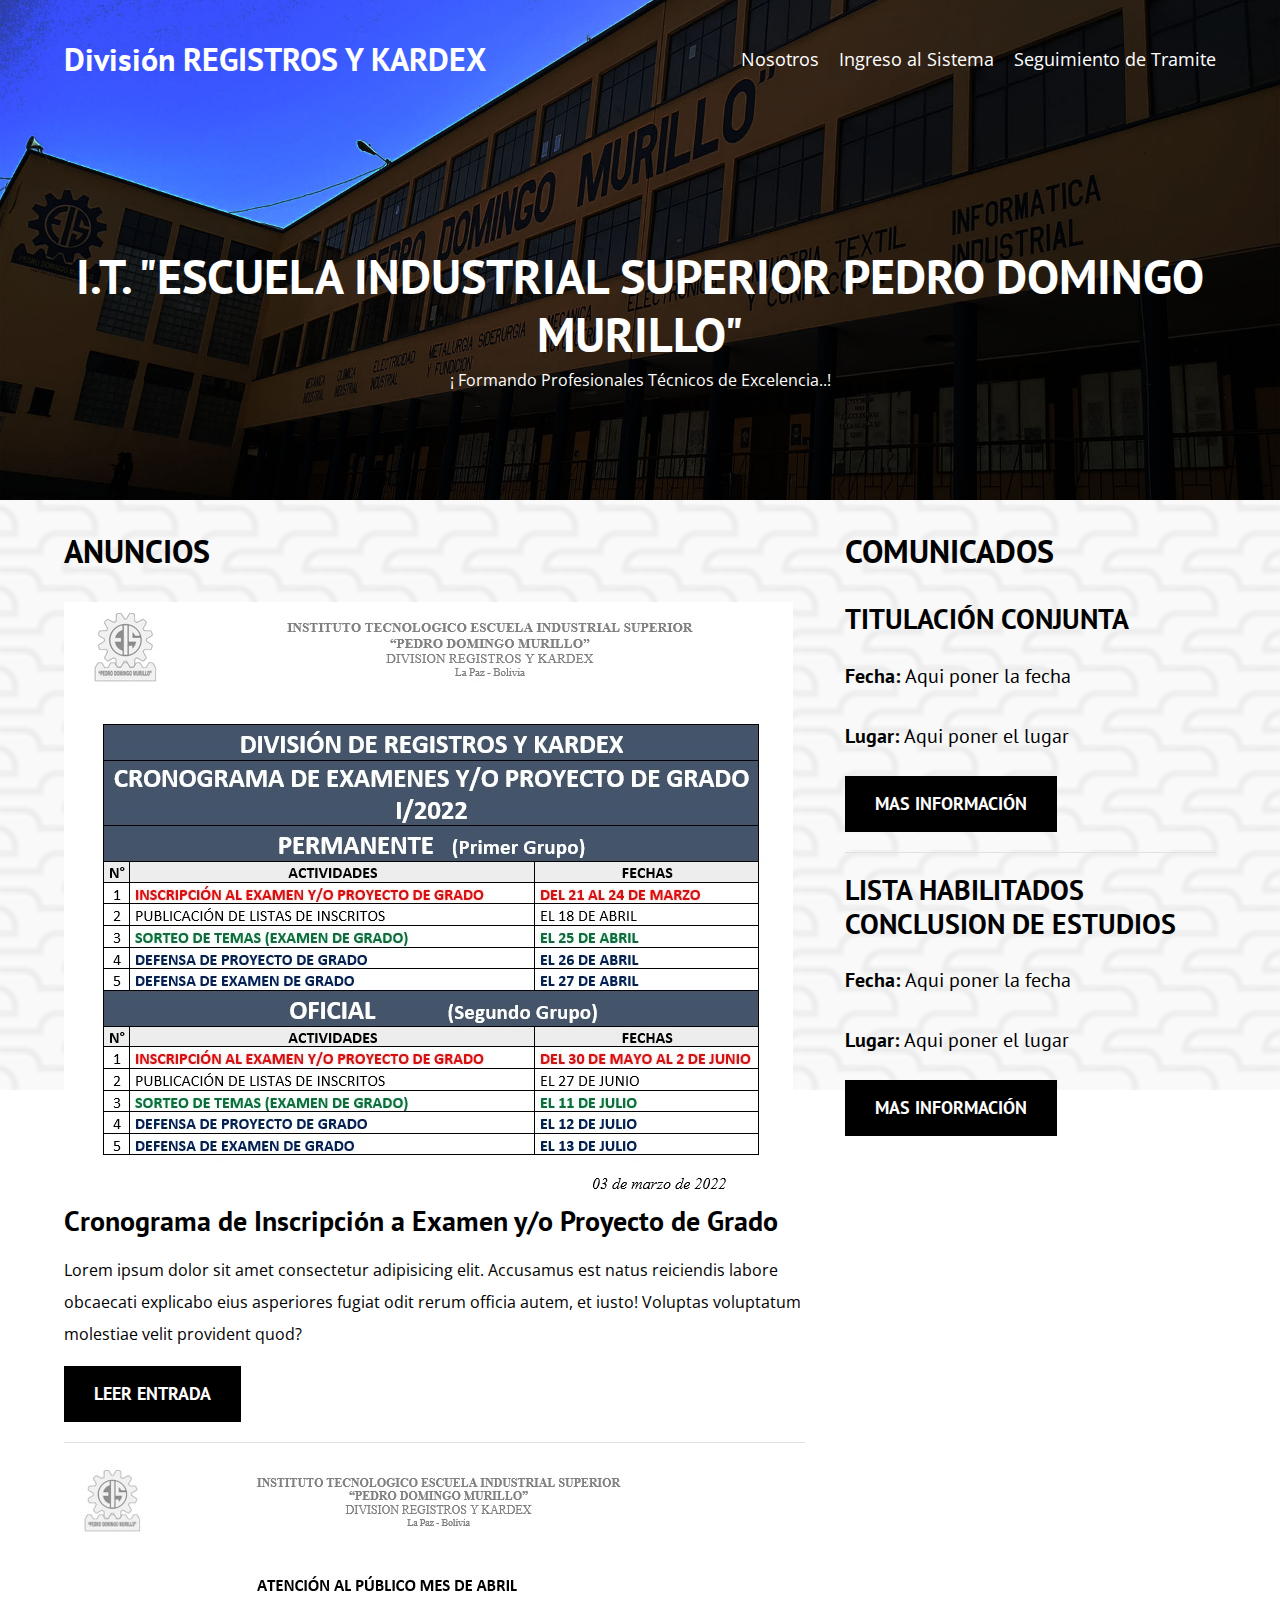
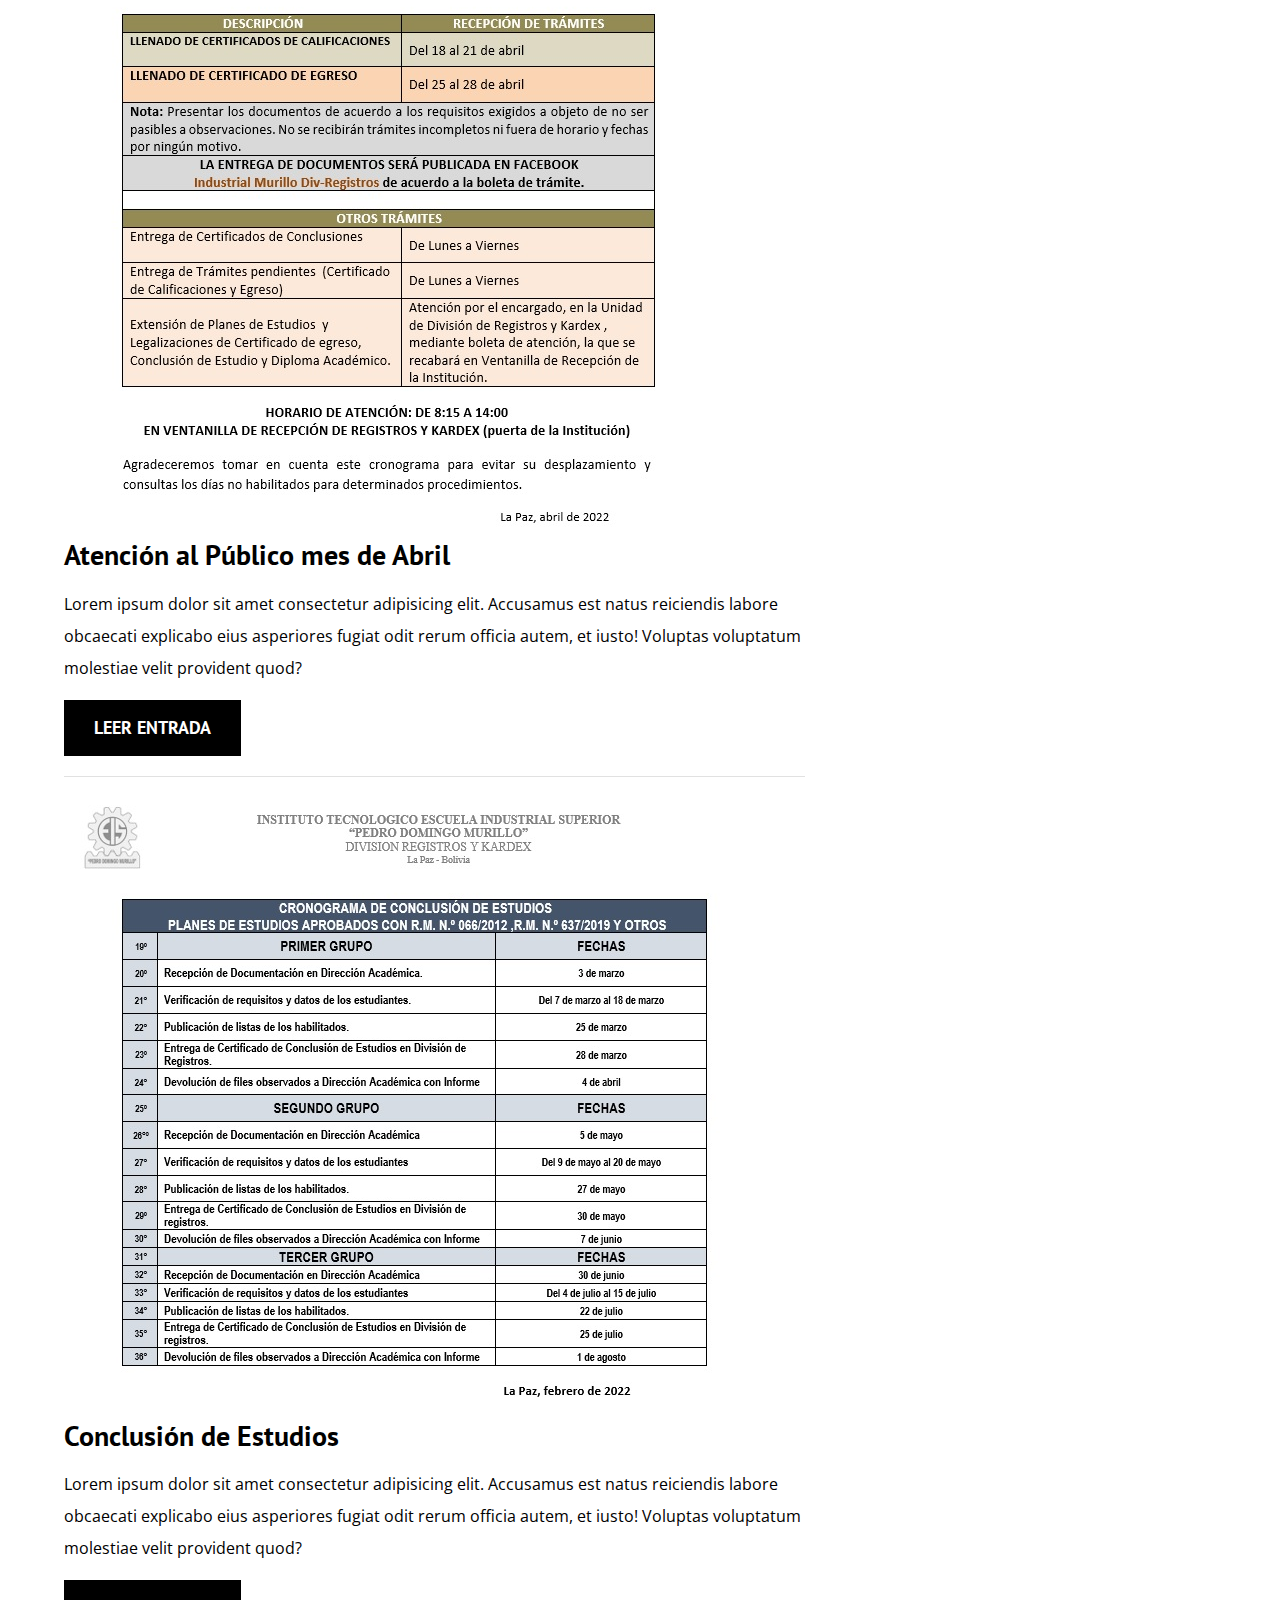
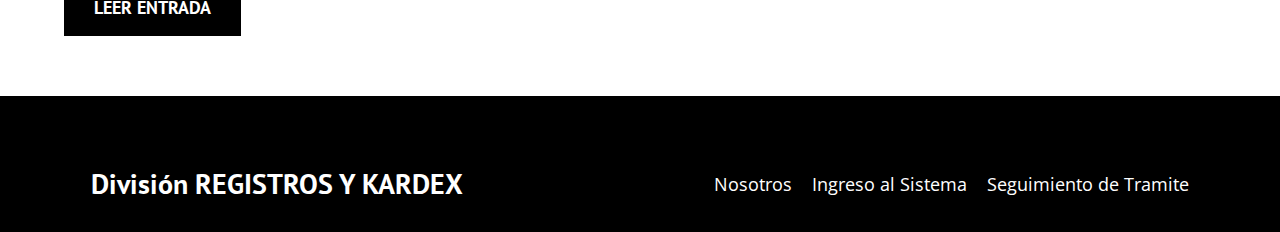
<file: index.html>
<!DOCTYPE html>
<html>
<head>
    <meta charset='utf-8'>
    <meta http-equiv='X-UA-Compatible' content='IE=edge'>
    <title>División Registros y Kardex</title>
    <link rel="stylesheet" href="css/normalize.css">
    <link rel="preconnect" href="https://fonts.googleapis.com">
<link rel="preconnect" href="https://fonts.gstatic.com" crossorigin>
<link href="https://fonts.googleapis.com/css2?family=Open+Sans&family=PT+Sans:ital,wght@1,400;1,700&display=swap" rel="stylesheet">
    <link rel="stylesheet" href="css/style.css">
<body>
            <header class="header">
                <div class="contenedor">
                    <div class="barra"> 
                        <a class="logo" href="index.html">
                            <h3 class="logo_nombre no-margin centrar-texto">División <span class="logo__bold">REGISTROS Y KARDEX</span></h3>
                        </a>
                        <nav class="navegacion">
                            <a href="nosotros.html" class="navegacion__enlace">Nosotros</a>
                            <a href="ingreso.html" class="navegacion__enlace">Ingreso al Sistema</a>
                            <a href="seguimiento.html" class="navegacion__enlace">Seguimiento de Tramite</a>
                        </nav>
                    </div>
                </div>

        <div class="header_texto">
                <h1 class="no-margin">I.T. "ESCUELA INDUSTRIAL SUPERIOR PEDRO DOMINGO MURILLO" </h1>
                <p class="no-margin">¡ Formando Profesionales Técnicos de Excelencia..!</p> 
        </div>
        
    </header>

    <!-- a partir de aca contenedor de los anuncios-->

    <div class="contenedor contenido-principal">
        <main class="blog">
       <h3 >ANUNCIOS</h3>
            <article class="entrada">
                <div class="entrada__imagen">
                    <img src="img/blog1.jpg" alt="imagen blog">
                </div>
                <div class="entrada__contenido">
                    <h4 class="no-margin"> Cronograma de Inscripción a Examen y/o Proyecto de Grado   </h4>
                    <p>Lorem ipsum dolor sit amet consectetur
                        adipisicing elit. Accusamus est natus
                        reiciendis labore obcaecati explicabo
                        eius asperiores fugiat odit rerum officia autem,
                        et iusto! Voluptas voluptatum molestiae velit provident quod?</p>
                        <a href="entrada.html" class="boton boton--primario">Leer Entrada</a>
                </div>
            </article>

            <article class="entrada">
                <div class="entrada__imagen">
                    <img src="img/blog2.jpg" alt="imagen blog">
                </div>
                <div class="entrada__contenido">
                    <h4 class="no-margin"> Atención al Público mes de Abril  </h4>
                    <p>Lorem ipsum dolor sit amet consectetur
                        adipisicing elit. Accusamus est natus
                        reiciendis labore obcaecati explicabo
                        eius asperiores fugiat odit rerum officia autem,
                        et iusto! Voluptas voluptatum molestiae velit provident quod?</p>
                        <a href="entrada.html" class="boton boton--primario">Leer Entrada</a>
                </div>
            </article>

            <article class="entrada">
                <div class="entrada__imagen">
                    <img src="img/blog3.jpg" alt="imagen blog">
                </div>
                <div class="entrada__contenido">
                    <h4 class="no-margin"> Conclusión de Estudios   </h4>
                    <p>Lorem ipsum dolor sit amet consectetur
                        adipisicing elit. Accusamus est natus
                        reiciendis labore obcaecati explicabo
                        eius asperiores fugiat odit rerum officia autem,
                        et iusto! Voluptas voluptatum molestiae velit provident quod?</p>
                        <a href="entrada.html" class="boton boton--primario">Leer Entrada</a>
                </div>
            </article>
        </main>

        <!-- desde aca son los comunicados-->
        <aside class="sidebar">
            <H3>COMUNICADOS</H3>
            <ul class="comunicados no-padding">
                <li class="widget-comunicado"> 
                    <h4 class="no-margin"> TITULACIÓN CONJUNTA</h4>
                    <p class="widget-comunicado__label">Fecha:
                        <span class="widget-comunicado__info">Aqui poner la fecha</span>
                    </p>
                    <p class="widget-comunicado__label">Lugar:
                        <span class="widget-comunicado__info">Aqui poner el lugar</span>
                    </p>
                    <a href="entrada.html" class="boton boton--secundario">Mas información</a>
                </li>

                <li class="widget-comunicado"> 
                    <h4 class="no-margin"> LISTA HABILITADOS CONCLUSION DE ESTUDIOS</h4>
                    <p class="widget-comunicado__label">Fecha:
                        <span class="widget-comunicado__info">Aqui poner la fecha</span>
                    </p>
                    <p class="widget-comunicado__label">Lugar:
                        <span class="widget-comunicado__info">Aqui poner el lugar</span>
                    </p>
                    <a href="entrada.html" class="boton boton--secundario">Mas información</a>
                </li>
                
            </ul>
        </aside> 
    </div>

    <!-- aca empieza el pie de paginas -->
    <footer class="footer">
        <div class="contenedor">
            <div class="barra"> 
                <a class="logo" href="index.html">
                    <h4 class="logo_nombre no-margin centrar-texto">División <span class="logo__bold">REGISTROS Y KARDEX</span></h4>
                </a>
                <nav class="navegacion">
                    <a href="nosotros.html" class="navegacion__enlace">Nosotros</a>
                    <a href="ingreso.html" class="navegacion__enlace">Ingreso al Sistema</a>
                    <a href="seguimiento.html" class="navegacion__enlace">Seguimiento de Tramite</a>
                </nav>
            </div>
        </div>
    </footer>
</body>
</html>
</file>
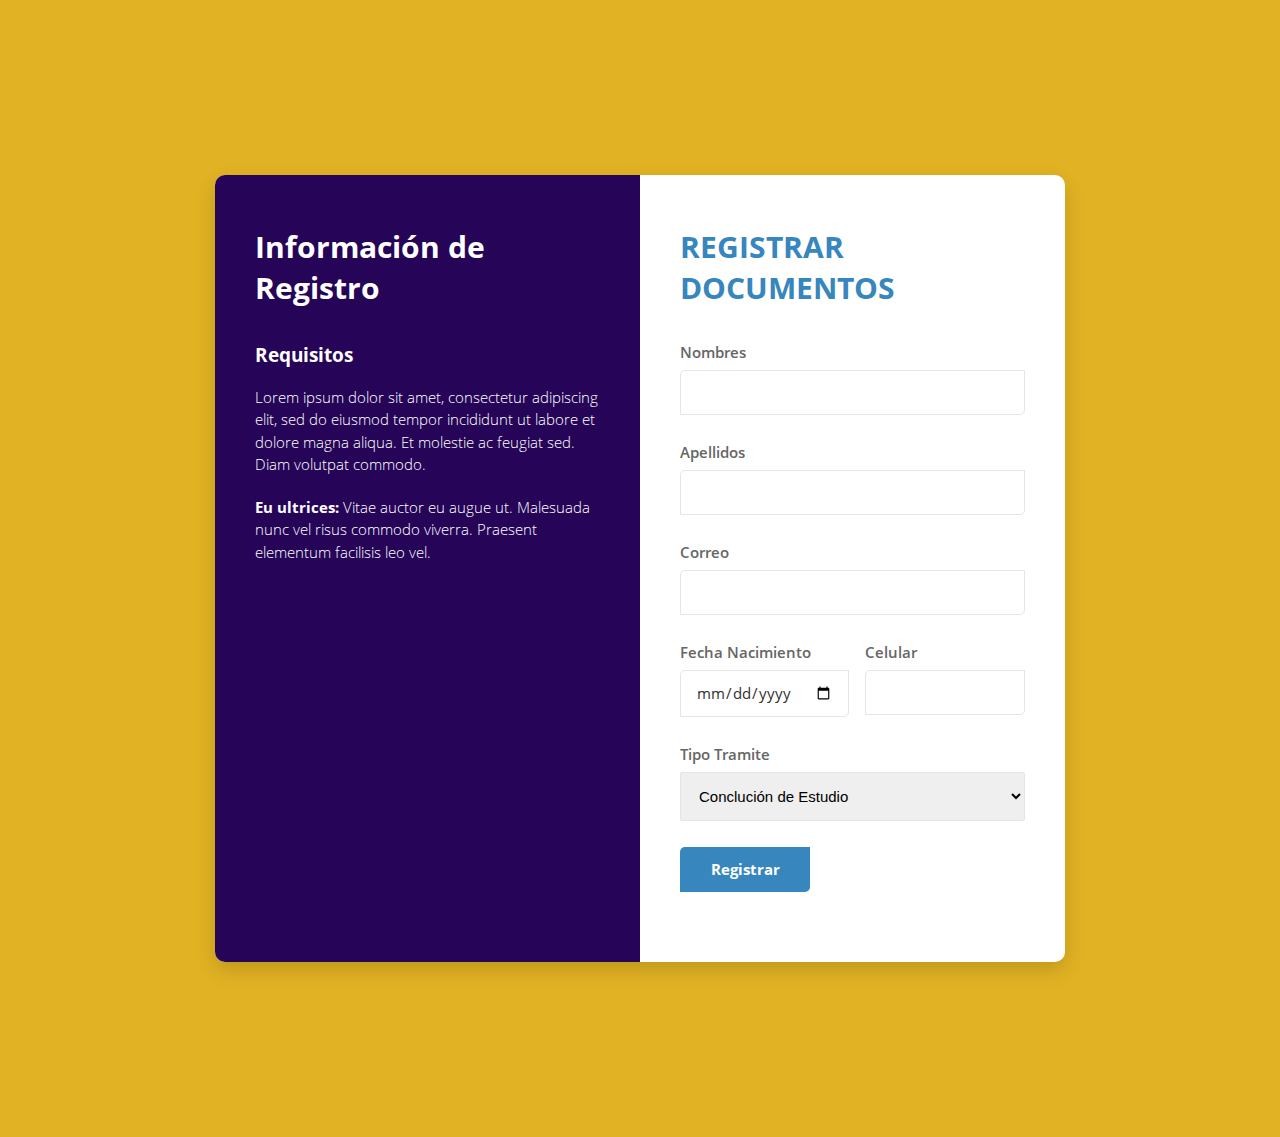
<file: registro de tramites/index.html>
<!DOCTYPE html>
<html lang="es">

<head>
	<meta charset="utf-8">
	<title>Formulario de Registro</title>
	<meta name="viewport" content="width=device-width, initial-scale=1, maximum-scale=1">
	<link rel="stylesheet" type="text/css" href="css/opensans-font.css">
	<link rel="stylesheet" type="text/css" href="fonts/line-awesome/css/line-awesome.min.css">
	<link rel="stylesheet" href="css/style.css" />
</head>

<body class="form-v4">
	<div class="page-content">
		<div class="form-v4-content">
			<div class="form-left">
				<h2>Información de Registro</h2>
				<h3>Requisitos</h3>
				<p class="text-1">Lorem ipsum dolor sit amet, consectetur adipiscing elit, sed do eiusmod tempor
					incididunt ut labore et dolore magna aliqua. Et molestie ac feugiat sed. Diam volutpat commodo.</p>
				<p class="text-2"><span>Eu ultrices:</span> Vitae auctor eu augue ut. Malesuada nunc vel risus commodo
					viverra. Praesent elementum facilisis leo vel.</p>

			</div>
			<form class="form-detail" action="#" method="post" id="myform">
				<h2>REGISTRAR DOCUMENTOS</h2>

				<div class="form-row form-row-1">
					<label for="nombres">Nombres</label>
					<input type="text" name="nombres" id="nombres" class="input-text" required>
				</div>

				<div class="form-row form-row-1">
					<label for="apellidos">Apellidos</label>
					<input type="text" name="apellidos" id="apellidos" class="input-text" required>
				</div>

				<div class="form-row">
					<label for="correo electronico">Correo</label>
					<input type="text" name="correo electronico" id="correo electronico" class="input-text" required
						pattern="[^@]+@[^@]+.[a-zA-Z]{2,6}">
				</div>

				<div class="form-group">
					<div class="form-row form-row-1">
						<label for="fecha_nacimiento">Fecha Nacimiento</label>
						<input type="date" name="fecha_nacimiento" id="fecha_nacimiento" class="input-text">
					</div>
					<div class="form-row form-row-1">
						<label for="Celular">Celular</label>
						<input type="number" name="celular" id="celular" class="input-text" required>
					</div>
				</div>

				<div>
					<label for="tipo_documento">Tipo Tramite</label>
					<select class="selectWrapper" name="" id="">
						<option value="">Conclución de Estudio</option>
						<option value="">Proyecto de Grado</option>
						<option value="">Certificado de Egreso</option>
						<option value="">Certificado de Calificación</option>
					</select>
				</div>

				<div class="form-row-last text-al" style="padding-top: 20px;">
					<input type="submit" name="register" class="register" value="Registrar">
				</div>
			</form>
		</div>
	</div>
</body>

</html>
</file>
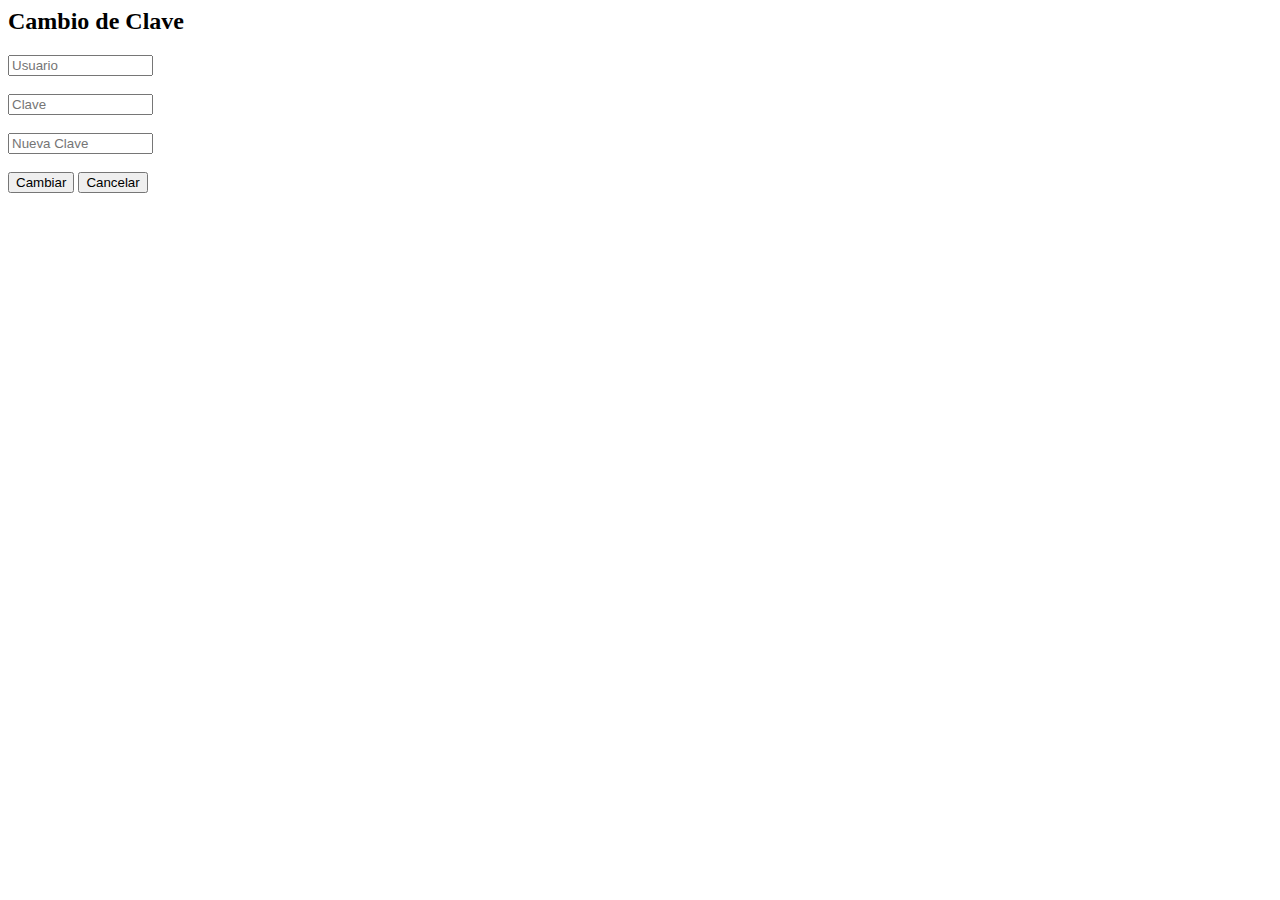
<file: for,_act_clave.html>
<html>
<body>
<h2> Cambio de Clave</h2>
<form method=post action=actualizar_clave.php>
<input type=text name=usuario placeholder="Usuario" size=15><br><br>
<input type=password name=clave placeholder="Clave" size=15><br><br>
<input type=password name=nclave placeholder="Nueva Clave" size=15><br><br>
<input type=submit name=b1 value=Cambiar Clave>
<input type=reset name=b2 value=Cancelar>
</form>
</body>
</html>
</file>
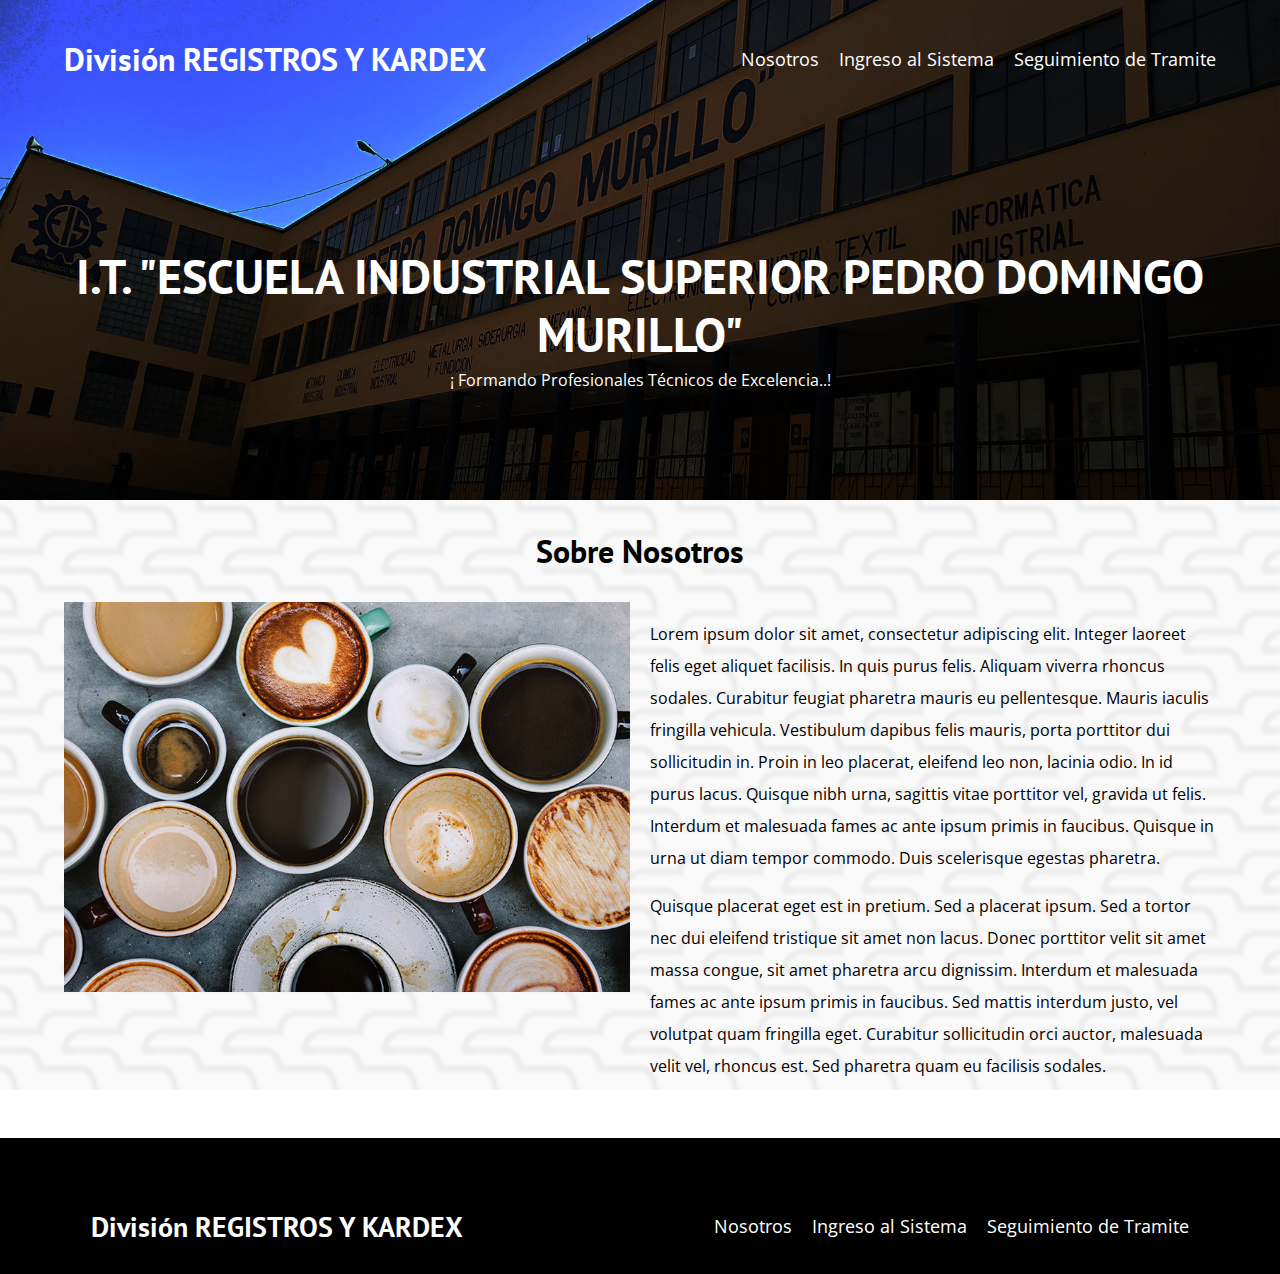
<file: nosotros.html>
<!DOCTYPE html>
<html>
<head>
    <meta charset='utf-8'>
    <meta http-equiv='X-UA-Compatible' content='IE=edge'>
    <title>División Registros y Kardex</title>
    <link rel="stylesheet" href="css/normalize.css">
    <link rel="preconnect" href="https://fonts.googleapis.com">
<link rel="preconnect" href="https://fonts.gstatic.com" crossorigin>
<link href="https://fonts.googleapis.com/css2?family=Open+Sans&family=PT+Sans:ital,wght@1,400;1,700&display=swap" rel="stylesheet">
    <link rel="stylesheet" href="css/style.css">
<body>
            <header class="header">
                <div class="contenedor">
                    <div class="barra"> 
                        <a class="logo" href="index.html">
                            <h3 class="logo_nombre no-margin centrar-texto">División <span class="logo__bold">REGISTROS Y KARDEX</span></h3>
                        </a>
                        <nav class="navegacion">
                            <a href="nosotros.html" class="navegacion__enlace">Nosotros</a>
                            <a href="ingreso.html" class="navegacion__enlace">Ingreso al Sistema</a>
                            <a href="seguimiento.html" class="navegacion__enlace">Seguimiento de Tramite</a>
                        </nav>
                    </div>
                </div>

        <div class="header_texto">
                <h1 class="no-margin">I.T. "ESCUELA INDUSTRIAL SUPERIOR PEDRO DOMINGO MURILLO" </h1>
                <p class="no-margin">¡ Formando Profesionales Técnicos de Excelencia..!</p> 
        </div>
        
    </header>

    <!-- a partir de aca contenedor de los anuncios-->

    <main class="contenedor">
     <h3 class="centrar-texto">Sobre Nosotros</h3>

    <div class="sobre-nosotros">
        <div class="sobre-nosotros__imagen">
            <img src="img/nosotros.jpg" alt="imagen nosotros">
        </div>
    <div class="sobre-nosotros__texto">
               <p> Lorem ipsum dolor sit amet, consectetur adipiscing elit. Integer laoreet felis eget aliquet facilisis.
                In quis purus felis. Aliquam viverra rhoncus sodales. 
                Curabitur feugiat pharetra mauris eu pellentesque. 
                Mauris iaculis fringilla vehicula. Vestibulum dapibus felis mauris,
                porta porttitor dui sollicitudin in. Proin in leo placerat, eleifend leo non,
                lacinia odio. In id purus lacus. Quisque nibh urna, sagittis vitae porttitor vel,
                gravida ut felis. Interdum et malesuada fames ac ante ipsum primis in faucibus.
                Quisque in urna ut diam tempor commodo. Duis scelerisque egestas pharetra. </p>

          <p> Quisque placerat eget est in pretium. Sed a placerat ipsum. 
            Sed a tortor nec dui eleifend tristique sit amet non lacus. 
            Donec porttitor velit sit amet massa congue, sit amet pharetra arcu dignissim.
            Interdum et malesuada fames ac ante ipsum primis in faucibus. Sed mattis interdum justo, 
            vel volutpat quam fringilla eget. Curabitur sollicitudin orci auctor, malesuada velit vel,
            rhoncus est. Sed pharetra quam eu facilisis sodales. </p>
    </div>
    </div>

    </main>
    
    <!-- aca empieza el pie de paginas -->
    <footer class="footer">
        <div class="contenedor">
            <div class="barra"> 
                <a class="logo" href="index.html">
                    <h4 class="logo_nombre no-margin centrar-texto">División <span class="logo__bold">REGISTROS Y KARDEX</span></h4>
                </a>
                <nav class="navegacion">
                    <a href="nosotros.html" class="navegacion__enlace">Nosotros</a>
                    <a href="ingreso.html" class="navegacion__enlace">Ingreso al Sistema</a>
                    <a href="seguimiento.html" class="navegacion__enlace">Seguimiento de Tramite</a>
                </nav>
            </div>
        </div>
    </footer>
</body>
</html>
</file>
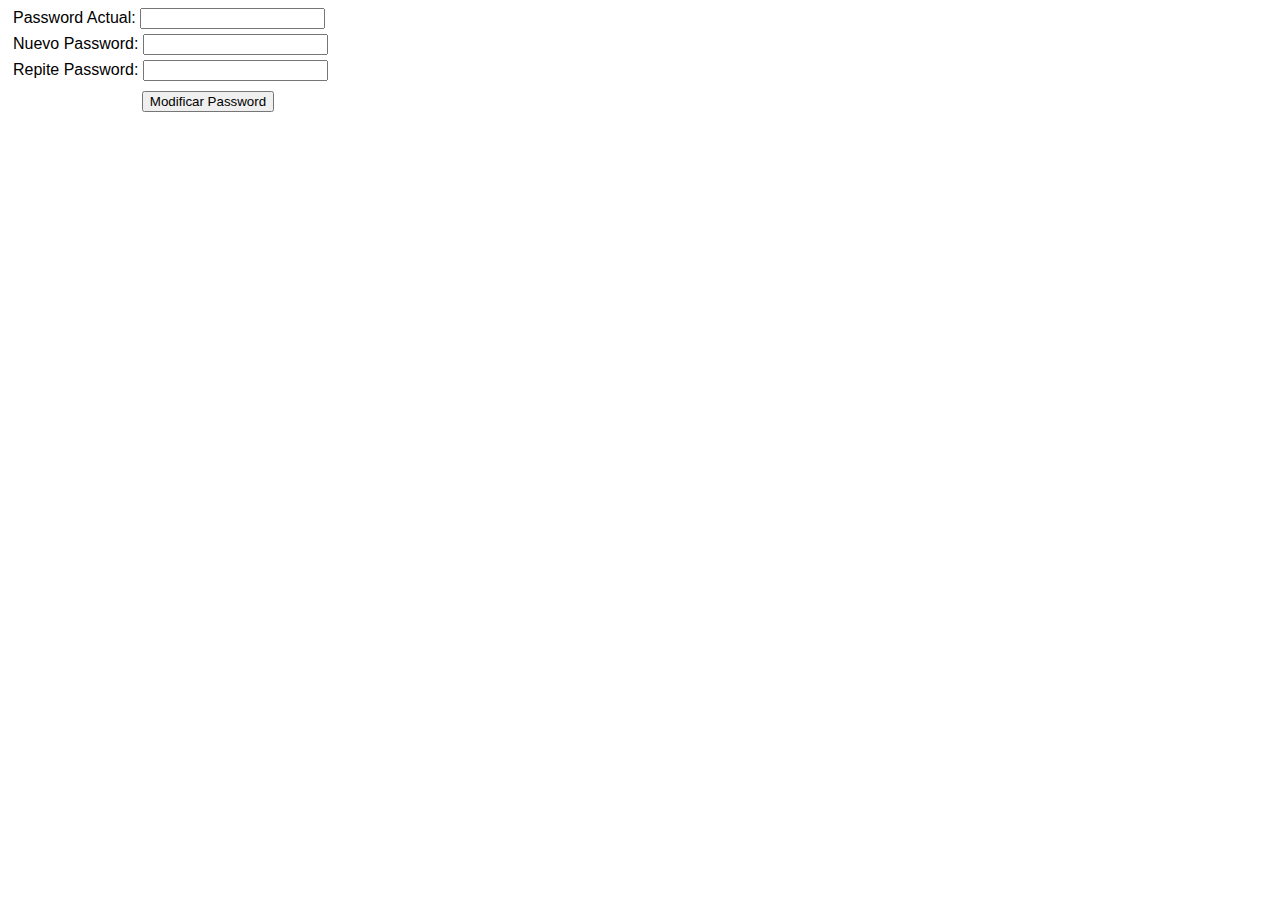
<file: reynelhtml.html>
<!DOCTYPE html>
<html>
<head>
    <title>Validar Contraseña</title>
    <meta charset="utf-8">
 
    <style>
    .error {color:red;}
    form {width:400px;font-family:Arial;}
    form input {font-family:Arial;}
    form>div {margin:5px;}
    form>div:last-child {text-align:center;margin-top:10px;}
    </style>
 
    <script>
    /**
     * Function que inserta un error por encima del elemento recibido
     * @param element -> texto que haga referencia al elemento
     * @param error -> texto del error
     */
    const showError = (element, error) => {
        const errorEl=document.createElement("div");
        errorEl.setAttribute("class","error");
        errorEl.innerHTML=error;
        document.querySelector(element).parentElement.prepend(errorEl);
    }
 
    const validatePassword = () => {
        //Cogemos los valores actuales del formulario
        const pasActual=document.formName.passwordActual.value;
        const pasNew1=document.formName.passwordNew1.value;
        const pasNew2=document.formName.passwordNew2.value;
 
        //Patron para los numeros
        const patron1=new RegExp("[0-9]+");
        //Patron para las letras
        const patron2=new RegExp("[a-zA-Z]+");
 
        // Eliminamos los posible errores
        for (let el of document.querySelectorAll("div[class=error]")) {
            el.remove();
        }
 
        if (pasNew1!=pasNew2 || pasNew1.length<6 || pasActual=="" || pasNew1.search(patron1)<0 || pasNew1.search(patron2)<0) {
            if (pasActual=="") {
                showError("input[name=passwordActual]", "Indicar tu contraseña actual");
            }
            if (pasNew1.length<6) {
                showError("input[name=passwordNew1]", "La longitud mínima tiene que ser de 6 caracteres");
            } else if (pasNew1!=pasNew2) {
                showError("input[name=passwordNew1]", "La copia de la nueva contraseña no coincide");
            } else if (pasNew1.search(patron1)<0 || pasNew1.search(patron2)<0) {
                showError("input[name=passwordNew1]", "La contraseña tiene que tener numeros y letras");
            }
            return false;
        }
        return true;
    }
    </script>
</head>
 
<body>
 
<form name="formName" action="" method="POST" onsubmit='return validatePassword()'>
 
    <div>Password Actual: <input type="password" name="passwordActual"></div>
 
    <div>Nuevo Password: <input type="password" name="passwordNew1"></div>
    <div>Repite Password: <input type="password" name="passwordNew2"></div>
 
    <div><input type="submit" value="Modificar Password"></div>
</form>
 
</body>
</html>
</file>
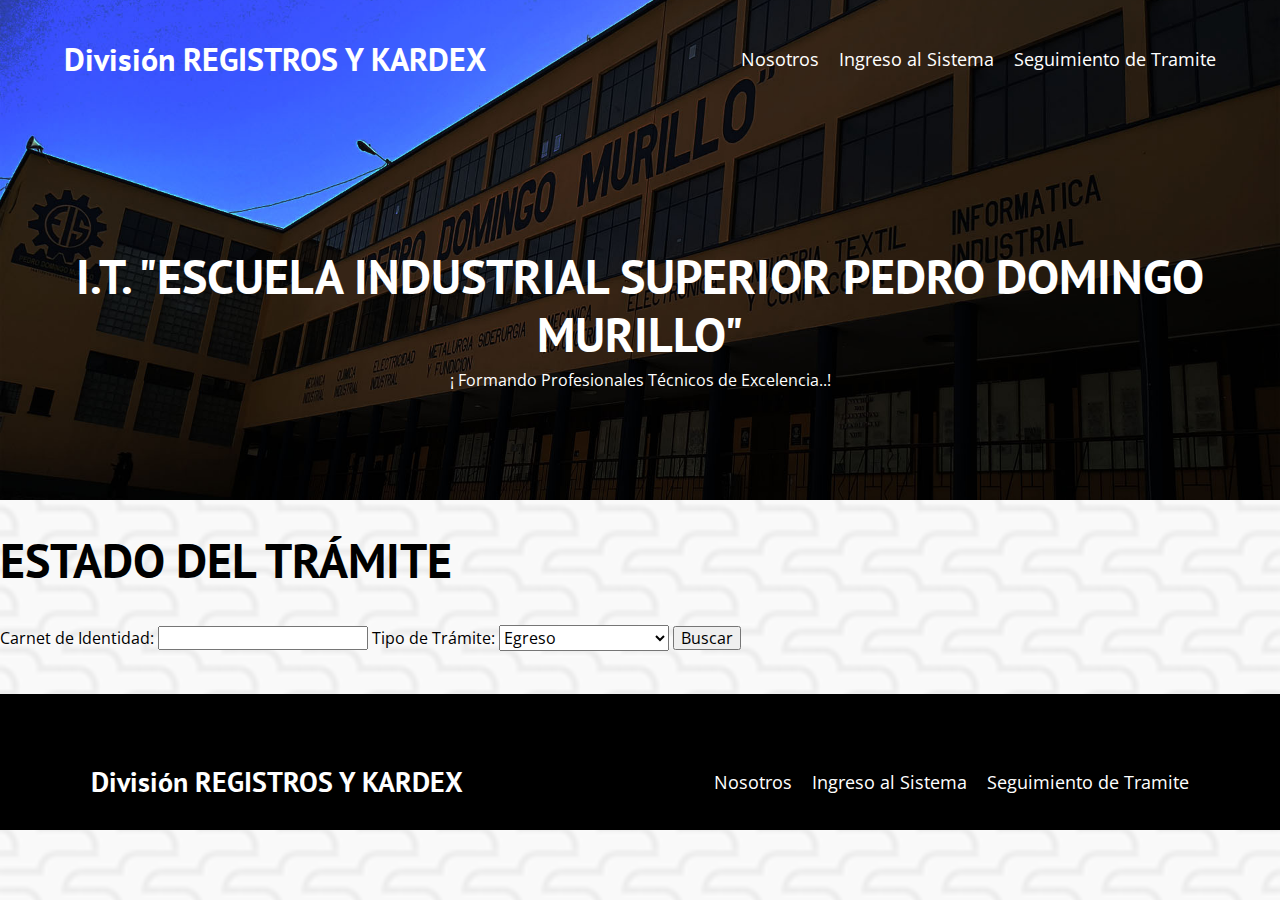
<file: seguimiento.html>
<!DOCTYPE html>
<html>
<head>
    <meta charset='utf-8'>
    <meta http-equiv='X-UA-Compatible' content='IE=edge'>
    <title>División Registros y Kardex</title>
    <link rel="stylesheet" href="css/normalize.css">
    <link rel="preconnect" href="https://fonts.googleapis.com">
<link rel="preconnect" href="https://fonts.gstatic.com" crossorigin>
<link href="https://fonts.googleapis.com/css2?family=Open+Sans&family=PT+Sans:ital,wght@1,400;1,700&display=swap" rel="stylesheet">
    <link rel="stylesheet" href="css/style.css">
<body>
            <header class="header">
                <div class="contenedor">
                    <div class="barra"> 
                        <a class="logo" href="index.html">
                            <h3 class="logo_nombre no-margin centrar-texto">División <span class="logo__bold">REGISTROS Y KARDEX</span></h3>
                        </a>
                        <nav class="navegacion">
                            <a href="nosotros.html" class="navegacion__enlace">Nosotros</a>
                            <a href="ingreso.html" class="navegacion__enlace">Ingreso al Sistema</a>
                            <a href="seguimiento.html" class="navegacion__enlace">Seguimiento de Tramite</a>
                        </nav>
                    </div>
                </div>

        <div class="header_texto">
                <h1 class="no-margin">I.T. "ESCUELA INDUSTRIAL SUPERIOR PEDRO DOMINGO MURILLO" </h1>
                <p class="no-margin">¡ Formando Profesionales Técnicos de Excelencia..!</p> 
        </div>
        
    </header>

    <!-- a partir de aca contenedor de los anuncios-->

    <H1>ESTADO DEL TRÁMITE</H1>
    <form action=seguimiento.php method="post">
    Carnet de Identidad: <input name="CI">
    Tipo de Trámite: <select name="cb1">
            <option value="V1">Egreso</option>
            <option value="v2">Cerificado de Notas</option>
            <option value="v3">Defensa de Grado</option>
            </select>
        <input type="button" name="buscar" value="Buscar">
    </form>

    <!-- aca empieza el pie de paginas -->
    <footer class="footer">
        <div class="contenedor">
            <div class="barra"> 
                <a class="logo" href="index.html">
                    <h4 class="logo_nombre no-margin centrar-texto">División <span class="logo__bold">REGISTROS Y KARDEX</span></h4>
                </a>
                <nav class="navegacion">
                    <a href="nosotros.html" class="navegacion__enlace">Nosotros</a>
                    <a href="ingreso.html" class="navegacion__enlace">Ingreso al Sistema</a>
                    <a href="seguimiento.html" class="navegacion__enlace">Seguimiento de Tramite</a>
                </nav>
            </div>
        </div>
    </footer>
</body>
</html>
</file>
<file: css/style.css>
:root {
    --fuenteHeading: 'PT Sans', sans-serif;
    --fuenteParrafos: 'Open Sans', sans-serif;

    --primario: #784D3C;
    --gris: #e1e1e1;
    --blanco: #ffffff;
    --negro: #000000;
}

html {
    box-sizing: border-box;
    font-size: 62.5%; /* 1 rem = 10px */    
}
*, *:before, *:after {
    box-sizing: inherit;
}
body {
    font-family: var(--fuenteParrafos);
    font-size: 1.6rem;
    line-height: 2;
    
  /*para el fondo responsive*/
  
    background: url(../img/fondo.png) no-repeat center center fixed;
    -webkit-background-size: cover;
    -moz-background-size: cover;
    -o-background-size: cover;
    background-size: cover;
   

}

/** Globales **/
.contenedor {
    width: min(90%, 120rem);
    margin: 0 auto;
}
a {
    text-decoration: none;
}
h1, h2, h3, h4 {
    font-family: var(--fuenteHeading);
    line-height: 1.2;
}
h1 {
    font-size: 4.8rem;
}
h2 {
    font-size: 4rem;
}
h3 {
    font-size: 3.2rem;
}
h4 {
    font-size: 2.8rem;
}
img {
    max-width: 100%;
}
/** Utilidades **/
.no-margin {
    margin: 0;
}
.no-padding {
    padding: 0;
}
.centrar-texto {
    text-align: center;
}

/** Para el header**/

.header {
    background-image: url(../img/banner.jpg);
    height: 50rem;
    background-size: cover;
    background-repeat: no-repeat;
    background-position: center center;
}
.header_texto {
text-align: center;
color: var(--blanco);
margin-top: 5rem;
}

@media (min-width: 768px){
    .header_texto{
        margin-top: 17rem ;
    }
}

/*Barra de navegación*/
.barra{
   padding-top: 4rem;
}
@media (min-width: 768px) {   /*aca se usa flexbox*/
    .barra {
        display: flex;
        justify-content: space-between;
        align-items: center;
    }
}

.logo {
  color: var(--blanco);
}

.logo__nombre {
font-weight: 400;
}
.logo__bold {
    font-weight: 700;
}

@media (min-width: 768px){
    .navegacion{
        display: flex;
        gap: 2rem;
    }
}
.navegacion__enlace{
display: block;
text-align: center;
font-size: 1.8rem;
color: var(--blanco);

}

/*ACA ENTRA EL CONTENEDOR*/
@media (min-width: 768px){
    .contenido-principal{
        display: grid;
        grid-template-columns: 2fr 1fr;
        column-gap: 4rem;
    }

}

.entrada{
    border-bottom: 1px solid var(--gris);
    margin-bottom: 2rem;
}
.entrada:last-of-type{
    border: none;
    margin-bottom: 0;
}

/*creacion de botones*/
.boton{
    display: block;
    font-family: var(--fuenteHeading);
    color: var(--blanco);
    text-align: center;
    padding: 1rem 3rem;
    font-size: 1.8rem;
    text-transform: uppercase;
    font-weight: 700;
    margin-bottom: 2rem;
}
@media (min-width: 768px){

    .boton{
        display: inline-block;
    }
}
.boton--primario{
    background-color:var(--negro);
}
.boton--secundario{
    background-color: var(--negro);
}

.comunicados{
    list-style: none;
}

.widget-comunicado{
    border-bottom: 1px solid var(--gris);
    margin-bottom: 2rem;
}
.widget-comunicado:last-of-type{
    border: none;
    margin-bottom: 0;
}
.widget-comunicado__label{
    font-family: var(--fuenteHeading);
    font-weight: bold;
}
.widget-comunicado__info{
    font-weight: normal;

}
.widget-comunicado__label,
.widget-comunicado__info{
font-size: 2rem;
}

/*Pie de pagina*/
.footer{
    background-color: var(--negro);
    padding: 3rem;
    margin-top: 4rem;
}

/*Aca entra todo lo necesario para la pagina sobre nosotros*/

@media (min-width: 768px){

    
    .sobre-nosotros{
        display: grid;
        grid-template-columns: repeat(2,1fr);
        column-gap: 2rem;
    }
}
</file>
<file: registro de tramites/css/opensans-font.css>
@font-face {
    font-family: 'Open Sans';
    src: url('../fonts/Open_Sans/OpenSans-Bold.ttf') format('truetype');
    font-weight: bold;
    font-style: normal;
}

@font-face {
    font-family: 'Open Sans';
    src: url('../fonts/Open_Sans/OpenSans-Italic.ttf') format('truetype');
    font-weight: normal;
    font-style: italic;
}

@font-face {
    font-family: 'Open Sans';
    src: url('../fonts/Open_Sans/OpenSans-Regular.ttf') format('truetype');
    font-weight: normal;
    font-style: normal;
}

@font-face {
    font-family: 'Open Sans';
    src: url('../fonts/Open_Sans/OpenSans-LightItalic.ttf') format('truetype');
    font-weight: 300;
    font-style: italic;
}

@font-face {
    font-family: 'Open Sans';
    src: url('../fonts/Open_Sans/OpenSans-Light.ttf') format('truetype');
    font-weight: 300;
    font-style: normal;
}

@font-face {
    font-family: 'Open Sans';
    src: url('../fonts/Open_Sans/OpenSans-BoldItalic.ttf') format('truetype');
    font-weight: bold;
    font-style: italic;
}

@font-face {
    font-family: 'Open Sans';
    src: url('../fonts/Open_Sans/OpenSans-SemiBold.ttf') format('truetype');
    font-weight: 600;
    font-style: normal;
}

@font-face {
    font-family: 'Open Sans';
    src: url('../fonts/Open_Sans/OpenSans-ExtraBoldItalic.ttf') format('truetype');
    font-weight: 800;
    font-style: italic;
}

@font-face {
    font-family: 'Open Sans';
    src: url('../fonts/Open_Sans/OpenSans-ExtraBold.ttf') format('truetype');
    font-weight: 800;
    font-style: normal;
}

@font-face {
    font-family: 'Open Sans';
    src: url('../fonts/Open_Sans/OpenSans-SemiBoldItalic.ttf') format('truetype');
    font-weight: 600;
    font-style: italic;
}
</file>
<file: registro de tramites/css/style.css>
body {
	margin: 0;
}

.page-content {
	width: 100%;
	margin: 0 auto;
	background: #e1b223;
	display: flex;
	display: -webkit-flex;
	justify-content: center;
	-o-justify-content: center;
	-ms-justify-content: center;
	-moz-justify-content: center;
	-webkit-justify-content: center;
	align-items: center;
	-o-align-items: center;
	-ms-align-items: center;
	-moz-align-items: center;
	-webkit-align-items: center;
}

.form-v4-content {
	background: #fff;
	width: 850px;
	border-radius: 10px;
	-o-border-radius: 10px;
	-ms-border-radius: 10px;
	-moz-border-radius: 10px;
	-webkit-border-radius: 10px;
	box-shadow: 0px 8px 20px 0px rgba(0, 0, 0, 0.15);
	-o-box-shadow: 0px 8px 20px 0px rgba(0, 0, 0, 0.15);
	-ms-box-shadow: 0px 8px 20px 0px rgba(0, 0, 0, 0.15);
	-moz-box-shadow: 0px 8px 20px 0px rgba(0, 0, 0, 0.15);
	-webkit-box-shadow: 0px 8px 20px 0px rgba(0, 0, 0, 0.15);
	margin: 175px 0;
	position: relative;
	display: flex;
	display: -webkit-flex;
	font-family: 'Open Sans', sans-serif;
}

.form-v4-content h2 {
	font-weight: 700;
	font-size: 30px;
	padding: 6px 0 0;
	margin-bottom: 34px;
}

.form-v4-content .form-left {
	background: #260558;
	border-top-left-radius: 10px;
	border-bottom-left-radius: 10px;
	padding: 20px 40px;
	position: relative;
	width: 100%;
	color: #fff;
}

.form-v4-content .form-left p {
	font-size: 15px;
	font-weight: 300;
	line-height: 1.5;
}

.form-v4-content .form-left span {
	font-weight: 700;
}

.form-v4-content .form-left .text-2 {
	margin: 20px 0 25px;
}

.form-v4-content .form-left .account {
	background: #fff;
	border-top-left-radius: 5px;
	border-bottom-right-radius: 5px;
	width: 180px;
	border: none;
	margin: 15px 0 50px 0px;
	cursor: pointer;
	color: #333;
	font-weight: 700;
	font-size: 15px;
	font-family: 'Open Sans', sans-serif;
	appearance: unset;
	-moz-appearance: unset;
	-webkit-appearance: unset;
	-o-appearance: unset;
	-ms-appearance: unset;
	outline: none;
	-moz-outline: none;
	-webkit-outline: none;
	-o-outline: none;
	-ms-outline: none;
}

.form-v4-content .form-left .account:hover {
	background: #e5e5e5;
}

.form-v4-content .form-left .form-left-last input {
	padding: 15px;
}

.form-v4-content .form-detail {
	padding: 20px 40px;
	position: relative;
	width: 100%;
}

.form-v4-content .form-detail h2 {
	color: #3786bd;
}

.form-v4-content .form-detail .form-group {
	display: flex;
	display: -webkit-flex;
	margin: 0 -8px;
}

.form-v4-content .form-detail .form-row {
	width: 100%;
	position: relative;
}

.form-v4-content .form-detail .form-group .form-row.form-row-1 {
	width: 50%;
	padding: 0 8px;
}

.form-v4-content .form-detail label {
	font-weight: 600;
	font-size: 15px;
	color: #666;
	display: block;
	margin-bottom: 8px;
}

.form-v4-content .form-detail .form-row label#valid {
	position: absolute;
	right: 20px;
	top: 50%;
	transform: translateY(-50%);
	-o-transform: translateY(-50%);
	-moz-transform: translateY(-50%);
	-ms-transform: translateY(-50%);
	-webkit-transform: translateY(-50%);
	width: 14px;
	height: 14px;
	border-radius: 50%;
	-o-border-radius: 50%;
	-ms-border-radius: 50%;
	-moz-border-radius: 50%;
	-webkit-border-radius: 50%;
	background: #53c83c;
}

.form-v4-content .form-detail .form-row label#valid::after {
	content: "";
	position: absolute;
	left: 5px;
	top: 1px;
	width: 3px;
	height: 8px;
	border: 1px solid #fff;
	border-width: 0 2px 2px 0;
	-webkit-transform: rotate(45deg);
	-ms-transform: rotate(45deg);
	-o-transform: rotate(45deg);
	-moz-transform: rotate(45deg);
	transform: rotate(45deg);
}

.form-v4-content .form-detail .form-row label.error {
	padding-left: 0;
	margin-left: 0;
	display: block;
	position: absolute;
	bottom: -5px;
	width: 100%;
	background: none;
	color: red;
}

.form-v4-content .form-detail .form-row label.error::after {
	content: "\f343";
	font-family: "LineAwesome";
	position: absolute;
	transform: translate(-50%, -50%);
	-webkit-transform: translate(-50%, -50%);
	-ms-transform: translate(-50%, -50%);
	-o-transform: translate(-50%, -50%);
	-moz-transform: translate(-50%, -50%);
	right: 10px;
	top: -31px;
	color: red;
	font-size: 18px;
	font-weight: 900;
}

.form-v4-content .form-detail .input-text {
	margin-bottom: 27px;
}

.form-v4-content .form-detail input {
	width: 100%;
	padding: 11.5px 15px;
	border: 1px solid #e5e5e5;
	border-top-left-radius: 5px;
	border-bottom-right-radius: 5px;
	appearance: unset;
	-moz-appearance: unset;
	-webkit-appearance: unset;
	-o-appearance: unset;
	-ms-appearance: unset;
	outline: none;
	-moz-outline: none;
	-webkit-outline: none;
	-o-outline: none;
	-ms-outline: none;
	font-family: 'Open Sans', sans-serif;
	font-size: 15px;
	color: #333;
	box-sizing: border-box;
	-moz-box-sizing: border-box;
	-webkit-box-sizing: border-box;
	-o-box-sizing: border-box;
	-ms-box-sizing: border-box;
}

.form-v4-content .form-detail .form-row input:focus {
	border: 1px solid #2b19d5;
}

.form-v4-content .form-detail .form-checkbox {
	margin-top: 1px;
	position: relative;
}

.form-v4-content .form-detail .form-checkbox input {
	position: absolute;
	opacity: 0;
}

.form-v4-content .form-detail .form-checkbox .checkmark {
	position: absolute;
	top: 13px;
	left: 0;
	height: 15px;
	width: 15px;
	border: 1px solid #ccc;
	cursor: pointer;
}

.form-v4-content .form-detail .form-checkbox .checkmark::after {
	content: "";
	position: absolute;
	left: 5px;
	top: 1px;
	width: 3px;
	height: 8px;
	border: 1px solid #3786bd;
	border-width: 0 2px 2px 0;
	-webkit-transform: rotate(45deg);
	-ms-transform: rotate(45deg);
	-o-transform: rotate(45deg);
	-moz-transform: rotate(45deg);
	transform: rotate(45deg);
	display: none;
}

.form-v4-content .form-detail .form-checkbox input:checked~.checkmark::after {
	display: block;
}

.form-v4-content .form-detail .form-checkbox p {
	margin-left: 34px;
	color: #333;
	font-size: 14px;
	font-weight: 600;
}

.form-v4-content .form-detail .form-checkbox .text {
	font-weight: 700;
	color: #3786bd;
	text-decoration: underline;
}

.form-v4-content .form-detail .register {
	background: #3786bd;
	border-top-left-radius: 5px;
	border-bottom-right-radius: 5px;
	width: 130px;
	border: none;
	margin: 6px 0 50px 0px;
	cursor: pointer;
	color: #fff;
	font-weight: 700;
	font-size: 15px;
}

.form-v4-content .form-detail .register:hover {
	background: #2f73a3;
}

.form-v4-content .form-detail .form-row-last input {
	padding: 12.5px;
}

/* Responsive */
@media screen and (max-width: 991px) {
	.form-v4-content {
		margin: 180px 20px;
		flex-direction: column;
		-o-flex-direction: column;
		-ms-flex-direction: column;
		-moz-flex-direction: column;
		-webkit-flex-direction: column;
	}

	.form-v4-content .form-left {
		width: auto;
		border-top-right-radius: 10px;
		border-bottom-left-radius: 0;
	}

	.form-v4-content .form-detail {
		padding: 30px 20px 30px 20px;
		width: auto;
	}
}

@media screen and (max-width: 575px) {
	.form-v4-content .form-detail .form-group {
		flex-direction: column;
		-o-flex-direction: column;
		-ms-flex-direction: column;
		-moz-flex-direction: column;
		-webkit-flex-direction: column;
		margin: 0;
	}

	.form-v4-content .form-detail .form-group .form-row.form-row-1 {
		width: 100%;
		padding: 0;
	}
}

.selectWrapper {
	width: 100%;
	overflow: hidden;
	position: relative;
	border: 1px solid #e5e5e5;
	border-radius: 2px;
	padding: 14px;
	font-size: 15px;
}

.selectWrapper select {
	padding: 12px 40px 12px 20px;
	font-size: 18px;
	line-height: 18px;
	width: 100%;
	border: none;
	box-shadow: none;
	background: transparent;
	background-image: none;
	-webkit-appearance: none;
	outline: none;
	cursor: pointer;
	-moz-appearance: none;
	text-indent: 0.01px;
	text-overflow: ellipsis;
}
</file>
<file: registro de tramites/fonts/line-awesome/css/line-awesome.min.css>
/*!
 *  Line Awesome 1.1.0 by @icons_8 - https://icons8.com/line-awesome
 *  License - https://icons8.com/good-boy-license/ (Font: SIL OFL 1.1, CSS: MIT License)
 *
 * Made with love by Icons8 [ https://icons8.com/ ] using FontCustom [ https://github.com/FontCustom/fontcustom ]
 *
 * Contacts:
 *    [ https://icons8.com/contact ]
 *
 * Follow Icon8 on
 *    Twitter [ https://twitter.com/icons_8 ]
 *    Facebook [ https://www.facebook.com/Icons8 ]
 *    Google+ [ https://plus.google.com/+Icons8 ]
 *    GitHub [ https://github.com/icons8 ]
 */.la,.la-stack{display:inline-block}.la-fw,.la-li{text-align:center}@font-face{font-family:LineAwesome;src:url(../fonts/line-awesome.eot?v=1.1.);src:url(../fonts/line-awesome.eot??v=1.1.#iefix) format("embedded-opentype"),url(../fonts/line-awesome.woff2?v=1.1.) format("woff2"),url(../fonts/line-awesome.woff?v=1.1.) format("woff"),url(../fonts/line-awesome.ttf?v=1.1.) format("truetype"),url(../fonts/line-awesome.svg?v=1.1.#fa) format("svg");font-weight:400;font-style:normal}@media screen and (-webkit-min-device-pixel-ratio:0){@font-face{font-family:LineAwesome;src:url(../fonts/line-awesome.svg?v=1.1.#fa) format("svg")}}.la{font:normal normal normal 16px/1 LineAwesome;font-size:inherit;text-decoration:inherit;text-rendering:optimizeLegibility;text-transform:none;-moz-osx-font-smoothing:grayscale;-webkit-font-smoothing:antialiased;font-smoothing:antialiased}.la-lg{font-size:1.33333333em;line-height:.75em;vertical-align:-15%}.la-2x{font-size:2em}.la-3x{font-size:3em}.la-4x{font-size:4em}.la-5x{font-size:5em}.la-fw{width:1.28571429em}.la-ul{padding-left:0;margin-left:2.14285714em;list-style-type:none}.la-ul>li{position:relative}.la-li{position:absolute;left:-2.14285714em;width:2.14285714em;top:.14285714em}.la-li.la-lg{left:-1.85714286em}.la-border{padding:.2em .25em .15em;border:.08em solid #eee;border-radius:.1em}.pull-right{float:right}.pull-left{float:left}.li.pull-left{margin-right:.3em}.li.pull-right{margin-left:.3em}.la-spin{-webkit-animation:fa-spin 2s infinite linear;animation:fa-spin 2s infinite linear}@-webkit-keyframes fa-spin{0%{-webkit-transform:rotate(0);transform:rotate(0)}100%{-webkit-transform:rotate(359deg);transform:rotate(359deg)}}@keyframes fa-spin{0%{-webkit-transform:rotate(0);transform:rotate(0)}100%{-webkit-transform:rotate(359deg);transform:rotate(359deg)}}.la-rotate-90{filter:progid:DXImageTransform.Microsoft.BasicImage(rotation=1);-webkit-transform:rotate(90deg);-ms-transform:rotate(90deg);transform:rotate(90deg)}.la-rotate-180{filter:progid:DXImageTransform.Microsoft.BasicImage(rotation=2);-webkit-transform:rotate(180deg);-ms-transform:rotate(180deg);transform:rotate(180deg)}.la-rotate-270{filter:progid:DXImageTransform.Microsoft.BasicImage(rotation=3);-webkit-transform:rotate(270deg);-ms-transform:rotate(270deg);transform:rotate(270deg)}.la-flip-horizontal{filter:progid:DXImageTransform.Microsoft.BasicImage(rotation=0, mirror=1);-webkit-transform:scale(-1,1);-ms-transform:scale(-1,1);transform:scale(-1,1)}.la-flip-vertical{filter:progid:DXImageTransform.Microsoft.BasicImage(rotation=2, mirror=1);-webkit-transform:scale(1,-1);-ms-transform:scale(1,-1);transform:scale(1,-1)}:root .la-flip-horizontal,:root .la-flip-vertical,:root .la-rotate-180,:root .la-rotate-270,:root .la-rotate-90{filter:none}.la-stack{position:relative;width:2em;height:2em;line-height:2em;vertical-align:middle}.la-stack-1x,.la-stack-2x{position:absolute;left:0;width:100%;text-align:center}.la-stack-1x{line-height:inherit}.la-stack-2x{font-size:2em}.la-inverse{color:#fff}.la-500px:before{content:"\f100"}.la-adjust:before{content:"\f101"}.la-adn:before{content:"\f102"}.la-align-center:before{content:"\f103"}.la-align-justify:before{content:"\f104"}.la-align-left:before{content:"\f105"}.la-align-right:before{content:"\f106"}.la-amazon:before{content:"\f107"}.la-ambulance:before{content:"\f108"}.la-anchor:before{content:"\f109"}.la-android:before{content:"\f10a"}.la-angellist:before{content:"\f10b"}.la-angle-double-down:before{content:"\f10c"}.la-angle-double-left:before{content:"\f10d"}.la-angle-double-right:before{content:"\f10e"}.la-angle-double-up:before{content:"\f10f"}.la-angle-down:before{content:"\f110"}.la-angle-left:before{content:"\f111"}.la-angle-right:before{content:"\f112"}.la-angle-up:before{content:"\f113"}.la-apple:before{content:"\f114"}.la-archive:before{content:"\f115"}.la-area-chart:before{content:"\f116"}.la-arrow-circle-down:before{content:"\f117"}.la-arrow-circle-left:before{content:"\f118"}.la-arrow-circle-o-down:before{content:"\f119"}.la-arrow-circle-o-left:before{content:"\f11a"}.la-arrow-circle-o-right:before{content:"\f11b"}.la-arrow-circle-o-up:before{content:"\f11c"}.la-arrow-circle-right:before{content:"\f11d"}.la-arrow-circle-up:before{content:"\f11e"}.la-arrow-down:before{content:"\f11f"}.la-arrow-left:before{content:"\f120"}.la-arrow-right:before{content:"\f121"}.la-arrow-up:before{content:"\f122"}.la-arrows:before{content:"\f123"}.la-arrows-alt:before{content:"\f124"}.la-arrows-h:before{content:"\f125"}.la-arrows-v:before{content:"\f126"}.la-asterisk:before{content:"\f127"}.la-at:before{content:"\f128"}.la-automobile:before{content:"\f129"}.la-backward:before{content:"\f12a"}.la-balance-scale:before{content:"\f12b"}.la-ban:before{content:"\f12c"}.la-bank:before{content:"\f12d"}.la-bar-chart:before{content:"\f12e"}.la-bar-chart-o:before{content:"\f12f"}.la-barcode:before{content:"\f130"}.la-bars:before{content:"\f131"}.la-battery-0:before{content:"\f132"}.la-battery-1:before{content:"\f133"}.la-battery-2:before{content:"\f134"}.la-battery-3:before{content:"\f135"}.la-battery-4:before{content:"\f136"}.la-battery-empty:before{content:"\f137"}.la-battery-full:before{content:"\f138"}.la-battery-half:before{content:"\f139"}.la-battery-quarter:before{content:"\f13a"}.la-battery-three-quarters:before{content:"\f13b"}.la-bed:before{content:"\f13c"}.la-beer:before{content:"\f13d"}.la-behance:before{content:"\f13e"}.la-behance-square:before{content:"\f13f"}.la-bell:before{content:"\f140"}.la-bell-o:before{content:"\f141"}.la-bell-slash:before{content:"\f142"}.la-bell-slash-o:before{content:"\f143"}.la-bicycle:before{content:"\f144"}.la-binoculars:before{content:"\f145"}.la-birthday-cake:before{content:"\f146"}.la-bitbucket:before{content:"\f147"}.la-bitbucket-square:before{content:"\f148"}.la-bitcoin:before{content:"\f149"}.la-black-tie:before{content:"\f14a"}.la-bold:before{content:"\f14b"}.la-bolt:before{content:"\f14c"}.la-bomb:before{content:"\f14d"}.la-book:before{content:"\f14e"}.la-bookmark:before{content:"\f14f"}.la-bookmark-o:before{content:"\f150"}.la-briefcase:before{content:"\f151"}.la-btc:before{content:"\f152"}.la-bug:before{content:"\f153"}.la-building:before{content:"\f154"}.la-building-o:before{content:"\f155"}.la-bullhorn:before{content:"\f156"}.la-bullseye:before{content:"\f157"}.la-bus:before{content:"\f158"}.la-buysellads:before{content:"\f159"}.la-cab:before{content:"\f15a"}.la-calculator:before{content:"\f15b"}.la-calendar:before{content:"\f15c"}.la-calendar-check-o:before{content:"\f15d"}.la-calendar-minus-o:before{content:"\f15e"}.la-calendar-o:before{content:"\f15f"}.la-calendar-plus-o:before{content:"\f160"}.la-calendar-times-o:before{content:"\f161"}.la-camera:before{content:"\f162"}.la-camera-retro:before{content:"\f163"}.la-car:before{content:"\f164"}.la-caret-down:before{content:"\f165"}.la-caret-left:before{content:"\f166"}.la-caret-right:before{content:"\f167"}.la-caret-square-o-down:before,.la-toggle-down:before{content:"\f168"}.la-caret-square-o-left:before,.la-toggle-left:before{content:"\f169"}.la-caret-square-o-right:before,.la-toggle-right:before{content:"\f16a"}.la-caret-square-o-up:before,.la-toggle-up:before{content:"\f16b"}.la-caret-up:before{content:"\f16c"}.la-cart-arrow-down:before{content:"\f16d"}.la-cart-plus:before{content:"\f16e"}.la-cc:before{content:"\f16f"}.la-cc-amex:before{content:"\f170"}.la-cc-diners-club:before{content:"\f171"}.la-cc-discover:before{content:"\f172"}.la-cc-jcb:before{content:"\f173"}.la-cc-mastercard:before{content:"\f174"}.la-cc-paypal:before{content:"\f175"}.la-cc-stripe:before{content:"\f176"}.la-cc-visa:before{content:"\f177"}.la-certificate:before{content:"\f178"}.la-chain:before{content:"\f179"}.la-chain-broken:before{content:"\f17a"}.la-check:before{content:"\f17b"}.la-check-circle:before{content:"\f17c"}.la-check-circle-o:before{content:"\f17d"}.la-check-square:before{content:"\f17e"}.la-check-square-o:before{content:"\f17f"}.la-chevron-circle-down:before{content:"\f180"}.la-chevron-circle-left:before{content:"\f181"}.la-chevron-circle-right:before{content:"\f182"}.la-chevron-circle-up:before{content:"\f183"}.la-chevron-down:before{content:"\f184"}.la-chevron-left:before{content:"\f185"}.la-chevron-right:before{content:"\f186"}.la-chevron-up:before{content:"\f187"}.la-child:before{content:"\f188"}.la-chrome:before{content:"\f189"}.la-circle:before{content:"\f18a"}.la-circle-o:before{content:"\f18b"}.la-circle-o-notch:before{content:"\f18c"}.la-circle-thin:before{content:"\f18d"}.la-clipboard:before{content:"\f18e"}.la-clock-o:before{content:"\f18f"}.la-clone:before{content:"\f190"}.la-close:before{content:"\f191"}.la-cloud:before{content:"\f192"}.la-cloud-download:before{content:"\f193"}.la-cloud-upload:before{content:"\f194"}.la-cny:before{content:"\f195"}.la-code:before{content:"\f196"}.la-code-fork:before{content:"\f197"}.la-codepen:before{content:"\f198"}.la-coffee:before{content:"\f199"}.la-cog:before{content:"\f19a"}.la-cogs:before{content:"\f19b"}.la-columns:before{content:"\f19c"}.la-comment:before{content:"\f19d"}.la-comment-o:before{content:"\f19e"}.la-commenting:before{content:"\f19f"}.la-commenting-o:before{content:"\f1a0"}.la-comments:before{content:"\f1a1"}.la-comments-o:before{content:"\f1a2"}.la-compass:before{content:"\f1a3"}.la-compress:before{content:"\f1a4"}.la-connectdevelop:before{content:"\f1a5"}.la-contao:before{content:"\f1a6"}.la-copy:before{content:"\f1a7"}.la-copyright:before{content:"\f1a8"}.la-creative-commons:before{content:"\f1a9"}.la-credit-card:before{content:"\f1aa"}.la-crop:before{content:"\f1ab"}.la-crosshairs:before{content:"\f1ac"}.la-css3:before{content:"\f1ad"}.la-cube:before{content:"\f1ae"}.la-cubes:before{content:"\f1af"}.la-cut:before{content:"\f1b0"}.la-cutlery:before{content:"\f1b1"}.la-dashboard:before{content:"\f1b2"}.la-dashcube:before{content:"\f1b3"}.la-database:before{content:"\f1b4"}.la-dedent:before{content:"\f1b5"}.la-delicious:before{content:"\f1b6"}.la-desktop:before{content:"\f1b7"}.la-deviantart:before{content:"\f1b8"}.la-diamond:before{content:"\f1b9"}.la-digg:before{content:"\f1ba"}.la-dollar:before{content:"\f1bb"}.la-dot-circle-o:before{content:"\f1bc"}.la-download:before{content:"\f1bd"}.la-dribbble:before{content:"\f1be"}.la-dropbox:before{content:"\f1bf"}.la-drupal:before{content:"\f1c0"}.la-edit:before{content:"\f1c1"}.la-eject:before{content:"\f1c2"}.la-ellipsis-h:before{content:"\f1c3"}.la-ellipsis-v:before{content:"\f1c4"}.la-empire:before,.la-ge:before{content:"\f1c5"}.la-envelope:before{content:"\f1c6"}.la-envelope-o:before{content:"\f1c7"}.la-envelope-square:before{content:"\f1c8"}.la-eraser:before{content:"\f1c9"}.la-eur:before{content:"\f1ca"}.la-euro:before{content:"\f1cb"}.la-exchange:before{content:"\f1cc"}.la-exclamation:before{content:"\f1cd"}.la-exclamation-circle:before{content:"\f1ce"}.la-exclamation-triangle:before{content:"\f1cf"}.la-expand:before{content:"\f1d0"}.la-expeditedssl:before{content:"\f1d1"}.la-external-link:before{content:"\f1d2"}.la-external-link-square:before{content:"\f1d3"}.la-eye:before{content:"\f1d4"}.la-eye-slash:before{content:"\f1d5"}.la-eyedropper:before{content:"\f1d6"}.la-facebook-f:before,.la-facebook:before{content:"\f1d7"}.la-facebook-official:before{content:"\f1d8"}.la-facebook-square:before{content:"\f1d9"}.la-fast-backward:before{content:"\f1da"}.la-fast-forward:before{content:"\f1db"}.la-fax:before{content:"\f1dc"}.la-female:before{content:"\f1dd"}.la-fighter-jet:before{content:"\f1de"}.la-file:before{content:"\f1df"}.la-file-archive-o:before{content:"\f1e0"}.la-file-audio-o:before{content:"\f1e1"}.la-file-code-o:before{content:"\f1e2"}.la-file-excel-o:before{content:"\f1e3"}.la-file-image-o:before{content:"\f1e4"}.la-file-movie-o:before{content:"\f1e5"}.la-file-o:before{content:"\f1e6"}.la-file-pdf-o:before{content:"\f1e7"}.la-file-photo-o:before{content:"\f1e8"}.la-file-picture-o:before{content:"\f1e9"}.la-file-powerpoint-o:before{content:"\f1ea"}.la-file-sound-o:before{content:"\f1eb"}.la-file-text:before{content:"\f1ec"}.la-file-text-o:before{content:"\f1ed"}.la-file-video-o:before{content:"\f1ee"}.la-file-word-o:before{content:"\f1ef"}.la-file-zip-o:before{content:"\f1f0"}.la-files-o:before{content:"\f1f1"}.la-film:before{content:"\f1f2"}.la-filter:before{content:"\f1f3"}.la-fire:before{content:"\f1f4"}.la-fire-extinguisher:before{content:"\f1f5"}.la-firefox:before{content:"\f1f6"}.la-flag:before{content:"\f1f7"}.la-flag-checkered:before{content:"\f1f8"}.la-flag-o:before{content:"\f1f9"}.la-flash:before{content:"\f1fa"}.la-flask:before{content:"\f1fb"}.la-flickr:before{content:"\f1fc"}.la-floppy-o:before{content:"\f1fd"}.la-folder:before{content:"\f1fe"}.la-folder-o:before{content:"\f1ff"}.la-folder-open:before{content:"\f200"}.la-folder-open-o:before{content:"\f201"}.la-font:before{content:"\f202"}.la-fonticons:before{content:"\f203"}.la-forumbee:before{content:"\f204"}.la-forward:before{content:"\f205"}.la-foursquare:before{content:"\f206"}.la-frown-o:before{content:"\f207"}.la-futbol-o:before,.la-soccer-ball-o:before{content:"\f208"}.la-gamepad:before{content:"\f209"}.la-gavel:before{content:"\f20a"}.la-gbp:before{content:"\f20b"}.la-gear:before{content:"\f20c"}.la-gears:before{content:"\f20d"}.la-genderless:before{content:"\f20e"}.la-get-pocket:before{content:"\f20f"}.la-gg:before{content:"\f210"}.la-gg-circle:before{content:"\f211"}.la-gift:before{content:"\f212"}.la-git:before{content:"\f213"}.la-git-square:before{content:"\f214"}.la-github:before{content:"\f215"}.la-github-alt:before{content:"\f216"}.la-github-square:before{content:"\f217"}.la-glass:before{content:"\f218"}.la-globe:before{content:"\f219"}.la-google:before{content:"\f21a"}.la-google-plus:before{content:"\f21b"}.la-google-plus-square:before{content:"\f21c"}.la-google-wallet:before{content:"\f21d"}.la-graduation-cap:before{content:"\f21e"}.la-gittip:before,.la-gratipay:before{content:"\f21f"}.la-group:before{content:"\f220"}.la-h-square:before{content:"\f221"}.la-hacker-news:before{content:"\f222"}.la-hand-grab-o:before{content:"\f223"}.la-hand-lizard-o:before{content:"\f224"}.la-hand-o-down:before{content:"\f225"}.la-hand-o-left:before{content:"\f226"}.la-hand-o-right:before{content:"\f227"}.la-hand-o-up:before{content:"\f228"}.la-hand-paper-o:before{content:"\f229"}.la-hand-peace-o:before{content:"\f22a"}.la-hand-pointer-o:before{content:"\f22b"}.la-hand-rock-o:before{content:"\f22c"}.la-hand-scissors-o:before{content:"\f22d"}.la-hand-spock-o:before{content:"\f22e"}.la-hand-stop-o:before{content:"\f22f"}.la-hdd-o:before{content:"\f230"}.la-header:before{content:"\f231"}.la-headphones:before{content:"\f232"}.la-heart:before{content:"\f233"}.la-heart-o:before{content:"\f234"}.la-heartbeat:before{content:"\f235"}.la-history:before{content:"\f236"}.la-home:before{content:"\f237"}.la-hospital-o:before{content:"\f238"}.la-hotel:before{content:"\f239"}.la-hourglass:before{content:"\f23a"}.la-hourglass-1:before{content:"\f23b"}.la-hourglass-2:before{content:"\f23c"}.la-hourglass-3:before{content:"\f23d"}.la-hourglass-end:before{content:"\f23e"}.la-hourglass-half:before{content:"\f23f"}.la-hourglass-o:before{content:"\f240"}.la-hourglass-start:before{content:"\f241"}.la-houzz:before{content:"\f242"}.la-html5:before{content:"\f243"}.la-i-cursor:before{content:"\f244"}.la-ils:before{content:"\f245"}.la-image:before{content:"\f246"}.la-inbox:before{content:"\f247"}.la-indent:before{content:"\f248"}.la-industry:before{content:"\f249"}.la-info:before{content:"\f24a"}.la-info-circle:before{content:"\f24b"}.la-inr:before{content:"\f24c"}.la-instagram:before{content:"\f24d"}.la-institution:before{content:"\f24e"}.la-internet-explorer:before{content:"\f24f"}.la-ioxhost:before{content:"\f250"}.la-italic:before{content:"\f251"}.la-joomla:before{content:"\f252"}.la-jpy:before{content:"\f253"}.la-jsfiddle:before{content:"\f254"}.la-key:before{content:"\f255"}.la-keyboard-o:before{content:"\f256"}.la-krw:before{content:"\f257"}.la-language:before{content:"\f258"}.la-laptop:before{content:"\f259"}.la-lastfm:before{content:"\f25a"}.la-lastfm-square:before{content:"\f25b"}.la-leaf:before{content:"\f25c"}.la-leanpub:before{content:"\f25d"}.la-legal:before{content:"\f25e"}.la-lemon-o:before{content:"\f25f"}.la-level-down:before{content:"\f260"}.la-level-up:before{content:"\f261"}.la-life-bouy:before{content:"\f262"}.la-life-buoy:before{content:"\f263"}.la-life-ring:before,.la-support:before{content:"\f264"}.la-life-saver:before{content:"\f265"}.la-lightbulb-o:before{content:"\f266"}.la-line-chart:before{content:"\f267"}.la-link:before{content:"\f268"}.la-linkedin:before{content:"\f269"}.la-linkedin-square:before{content:"\f26a"}.la-linux:before{content:"\f26b"}.la-list:before{content:"\f26c"}.la-list-alt:before{content:"\f26d"}.la-list-ol:before{content:"\f26e"}.la-list-ul:before{content:"\f26f"}.la-location-arrow:before{content:"\f270"}.la-lock:before{content:"\f271"}.la-long-arrow-down:before{content:"\f272"}.la-long-arrow-left:before{content:"\f273"}.la-long-arrow-right:before{content:"\f274"}.la-long-arrow-up:before{content:"\f275"}.la-magic:before{content:"\f276"}.la-magnet:before{content:"\f277"}.la-mail-forward:before{content:"\f278"}.la-mail-reply:before{content:"\f279"}.la-mail-reply-all:before{content:"\f27a"}.la-male:before{content:"\f27b"}.la-map:before{content:"\f27c"}.la-map-marker:before{content:"\f27d"}.la-map-o:before{content:"\f27e"}.la-map-pin:before{content:"\f27f"}.la-map-signs:before{content:"\f280"}.la-mars:before{content:"\f281"}.la-mars-double:before{content:"\f282"}.la-mars-stroke:before{content:"\f283"}.la-mars-stroke-h:before{content:"\f284"}.la-mars-stroke-v:before{content:"\f285"}.la-maxcdn:before{content:"\f286"}.la-meanpath:before{content:"\f287"}.la-medium:before{content:"\f288"}.la-medkit:before{content:"\f289"}.la-meh-o:before{content:"\f28a"}.la-mercury:before{content:"\f28b"}.la-microphone:before{content:"\f28c"}.la-microphone-slash:before{content:"\f28d"}.la-minus:before{content:"\f28e"}.la-minus-circle:before{content:"\f28f"}.la-minus-square:before{content:"\f290"}.la-minus-square-o:before{content:"\f291"}.la-mobile:before{content:"\f292"}.la-mobile-phone:before{content:"\f293"}.la-money:before{content:"\f294"}.la-moon-o:before{content:"\f295"}.la-mortar-board:before{content:"\f296"}.la-motorcycle:before{content:"\f297"}.la-mouse-pointer:before{content:"\f298"}.la-music:before{content:"\f299"}.la-navicon:before{content:"\f29a"}.la-neuter:before{content:"\f29b"}.la-newspaper-o:before{content:"\f29c"}.la-object-group:before{content:"\f29d"}.la-object-ungroup:before{content:"\f29e"}.la-odnoklassniki:before{content:"\f29f"}.la-odnoklassniki-square:before{content:"\f2a0"}.la-opencart:before{content:"\f2a1"}.la-openid:before{content:"\f2a2"}.la-opera:before{content:"\f2a3"}.la-optin-monster:before{content:"\f2a4"}.la-outdent:before{content:"\f2a5"}.la-pagelines:before{content:"\f2a6"}.la-paint-brush:before{content:"\f2a7"}.la-paper-plane:before,.la-send:before{content:"\f2a8"}.la-paper-plane-o:before,.la-send-o:before{content:"\f2a9"}.la-paperclip:before{content:"\f2aa"}.la-paragraph:before{content:"\f2ab"}.la-paste:before{content:"\f2ac"}.la-pause:before{content:"\f2ad"}.la-paw:before{content:"\f2ae"}.la-paypal:before{content:"\f2af"}.la-pencil:before{content:"\f2b0"}.la-pencil-square:before{content:"\f2b1"}.la-pencil-square-o:before{content:"\f2b2"}.la-phone:before{content:"\f2b3"}.la-phone-square:before{content:"\f2b4"}.la-photo:before{content:"\f2b5"}.la-picture-o:before{content:"\f2b6"}.la-pie-chart:before{content:"\f2b7"}.la-pied-piper:before{content:"\f2b8"}.la-pied-piper-alt:before{content:"\f2b9"}.la-pinterest:before{content:"\f2ba"}.la-pinterest-p:before{content:"\f2bb"}.la-pinterest-square:before{content:"\f2bc"}.la-plane:before{content:"\f2bd"}.la-play:before{content:"\f2be"}.la-play-circle:before{content:"\f2bf"}.la-play-circle-o:before{content:"\f2c0"}.la-plug:before{content:"\f2c1"}.la-plus:before{content:"\f2c2"}.la-plus-circle:before{content:"\f2c3"}.la-plus-square:before{content:"\f2c4"}.la-plus-square-o:before{content:"\f2c5"}.la-power-off:before{content:"\f2c6"}.la-print:before{content:"\f2c7"}.la-puzzle-piece:before{content:"\f2c8"}.la-qq:before{content:"\f2c9"}.la-qrcode:before{content:"\f2ca"}.la-question:before{content:"\f2cb"}.la-question-circle:before{content:"\f2cc"}.la-quote-left:before{content:"\f2cd"}.la-quote-right:before{content:"\f2ce"}.la-ra:before{content:"\f2cf"}.la-random:before{content:"\f2d0"}.la-rebel:before{content:"\f2d1"}.la-recycle:before{content:"\f2d2"}.la-reddit:before{content:"\f2d3"}.la-reddit-square:before{content:"\f2d4"}.la-refresh:before{content:"\f2d5"}.la-registered:before{content:"\f2d6"}.la-renren:before{content:"\f2d7"}.la-reorder:before{content:"\f2d8"}.la-repeat:before{content:"\f2d9"}.la-reply:before{content:"\f2da"}.la-reply-all:before{content:"\f2db"}.la-retweet:before{content:"\f2dc"}.la-rmb:before{content:"\f2dd"}.la-road:before{content:"\f2de"}.la-rocket:before{content:"\f2df"}.la-rotate-left:before{content:"\f2e0"}.la-rotate-right:before{content:"\f2e1"}.la-rouble:before{content:"\f2e2"}.la-feed:before,.la-rss:before{content:"\f2e3"}.la-rss-square:before{content:"\f2e4"}.la-rub:before{content:"\f2e5"}.la-ruble:before{content:"\f2e6"}.la-rupee:before{content:"\f2e7"}.la-safari:before{content:"\f2e8"}.la-save:before{content:"\f2e9"}.la-scissors:before{content:"\f2ea"}.la-search:before{content:"\f2eb"}.la-search-minus:before{content:"\f2ec"}.la-search-plus:before{content:"\f2ed"}.la-sellsy:before{content:"\f2ee"}.la-server:before{content:"\f2ef"}.la-share:before{content:"\f2f0"}.la-share-alt:before{content:"\f2f1"}.la-share-alt-square:before{content:"\f2f2"}.la-share-square:before{content:"\f2f3"}.la-share-square-o:before{content:"\f2f4"}.la-shekel:before{content:"\f2f5"}.la-sheqel:before{content:"\f2f6"}.la-shield:before{content:"\f2f7"}.la-ship:before{content:"\f2f8"}.la-shirtsinbulk:before{content:"\f2f9"}.la-shopping-cart:before{content:"\f2fa"}.la-sign-in:before{content:"\f2fb"}.la-sign-out:before{content:"\f2fc"}.la-signal:before{content:"\f2fd"}.la-simplybuilt:before{content:"\f2fe"}.la-sitemap:before{content:"\f2ff"}.la-skyatlas:before{content:"\f300"}.la-skype:before{content:"\f301"}.la-slack:before{content:"\f302"}.la-sliders:before{content:"\f303"}.la-slideshare:before{content:"\f304"}.la-smile-o:before{content:"\f305"}.la-sort:before,.la-unsorted:before{content:"\f306"}.la-sort-alpha-asc:before{content:"\f307"}.la-sort-alpha-desc:before{content:"\f308"}.la-sort-amount-asc:before{content:"\f309"}.la-sort-amount-desc:before{content:"\f30a"}.la-sort-asc:before,.la-sort-up:before{content:"\f30b"}.la-sort-desc:before,.la-sort-down:before{content:"\f30c"}.la-sort-numeric-asc:before{content:"\f30d"}.la-sort-numeric-desc:before{content:"\f30e"}.la-soundcloud:before{content:"\f30f"}.la-space-shuttle:before{content:"\f310"}.la-spinner:before{content:"\f311"}.la-spoon:before{content:"\f312"}.la-spotify:before{content:"\f313"}.la-square:before{content:"\f314"}.la-square-o:before{content:"\f315"}.la-stack-exchange:before{content:"\f316"}.la-stack-overflow:before{content:"\f317"}.la-star:before{content:"\f318"}.la-star-half:before{content:"\f319"}.la-star-half-empty:before,.la-star-half-full:before,.la-star-half-o:before{content:"\f31a"}.la-star-o:before{content:"\f31b"}.la-steam:before{content:"\f31c"}.la-steam-square:before{content:"\f31d"}.la-step-backward:before{content:"\f31e"}.la-step-forward:before{content:"\f31f"}.la-stethoscope:before{content:"\f320"}.la-sticky-note:before{content:"\f321"}.la-sticky-note-o:before{content:"\f322"}.la-stop:before{content:"\f323"}.la-street-view:before{content:"\f324"}.la-strikethrough:before{content:"\f325"}.la-stumbleupon:before{content:"\f326"}.la-stumbleupon-circle:before{content:"\f327"}.la-subscript:before{content:"\f328"}.la-subway:before{content:"\f329"}.la-suitcase:before{content:"\f32a"}.la-sun-o:before{content:"\f32b"}.la-superscript:before{content:"\f32c"}.la-table:before{content:"\f32d"}.la-tablet:before{content:"\f32e"}.la-tachometer:before{content:"\f32f"}.la-tag:before{content:"\f330"}.la-tags:before{content:"\f331"}.la-tasks:before{content:"\f332"}.la-taxi:before{content:"\f333"}.la-television:before,.la-tv:before{content:"\f334"}.la-tencent-weibo:before{content:"\f335"}.la-terminal:before{content:"\f336"}.la-text-height:before{content:"\f337"}.la-text-width:before{content:"\f338"}.la-th:before{content:"\f339"}.la-th-large:before{content:"\f33a"}.la-th-list:before{content:"\f33b"}.la-thumb-tack:before{content:"\f33c"}.la-thumbs-down:before{content:"\f33d"}.la-thumbs-o-down:before{content:"\f33e"}.la-thumbs-o-up:before{content:"\f33f"}.la-thumbs-up:before{content:"\f340"}.la-ticket:before{content:"\f341"}.la-remove:before,.la-times:before{content:"\f342"}.la-times-circle:before{content:"\f343"}.la-times-circle-o:before{content:"\f344"}.la-tint:before{content:"\f345"}.la-toggle-off:before{content:"\f346"}.la-toggle-on:before{content:"\f347"}.la-trademark:before{content:"\f348"}.la-train:before{content:"\f349"}.la-intersex:before,.la-transgender:before{content:"\f34a"}.la-transgender-alt:before{content:"\f34b"}.la-trash:before{content:"\f34c"}.la-trash-o:before{content:"\f34d"}.la-tree:before{content:"\f34e"}.la-trello:before{content:"\f34f"}.la-tripadvisor:before{content:"\f350"}.la-trophy:before{content:"\f351"}.la-truck:before{content:"\f352"}.la-try:before{content:"\f353"}.la-tty:before{content:"\f354"}.la-tumblr:before{content:"\f355"}.la-tumblr-square:before{content:"\f356"}.la-turkish-lira:before{content:"\f357"}.la-twitch:before{content:"\f358"}.la-twitter:before{content:"\f359"}.la-twitter-square:before{content:"\f35a"}.la-umbrella:before{content:"\f35b"}.la-underline:before{content:"\f35c"}.la-undo:before{content:"\f35d"}.la-university:before{content:"\f35e"}.la-unlink:before{content:"\f35f"}.la-unlock:before{content:"\f360"}.la-unlock-alt:before{content:"\f361"}.la-upload:before{content:"\f362"}.la-usd:before{content:"\f363"}.la-user:before{content:"\f364"}.la-user-md:before{content:"\f365"}.la-user-plus:before{content:"\f366"}.la-user-secret:before{content:"\f367"}.la-user-times:before{content:"\f368"}.la-users:before{content:"\f369"}.la-venus:before{content:"\f36a"}.la-venus-double:before{content:"\f36b"}.la-venus-mars:before{content:"\f36c"}.la-viacoin:before{content:"\f36d"}.la-video-camera:before{content:"\f36e"}.la-vimeo:before{content:"\f36f"}.la-vimeo-square:before{content:"\f370"}.la-vine:before{content:"\f371"}.la-vk:before{content:"\f372"}.la-volume-down:before{content:"\f373"}.la-volume-off:before{content:"\f374"}.la-volume-up:before{content:"\f375"}.la-warning:before{content:"\f376"}.la-wechat:before{content:"\f377"}.la-weibo:before{content:"\f378"}.la-weixin:before{content:"\f379"}.la-whatsapp:before{content:"\f37a"}.la-wheelchair:before{content:"\f37b"}.la-wifi:before{content:"\f37c"}.la-wikipedia-w:before{content:"\f37d"}.la-windows:before{content:"\f37e"}.la-won:before{content:"\f37f"}.la-wordpress:before{content:"\f380"}.la-wrench:before{content:"\f381"}.la-xing:before{content:"\f382"}.la-xing-square:before{content:"\f383"}.la-y-combinator:before{content:"\f384"}.la-y-combinator-square:before{content:"\f385"}.la-yahoo:before{content:"\f386"}.la-yc:before{content:"\f387"}.la-yc-square:before{content:"\f388"}.la-yelp:before{content:"\f389"}.la-yen:before{content:"\f38a"}.la-youtube:before{content:"\f38b"}.la-youtube-play:before{content:"\f38c"}.la-youtube-square:before{content:"\f38d"}
</file>
